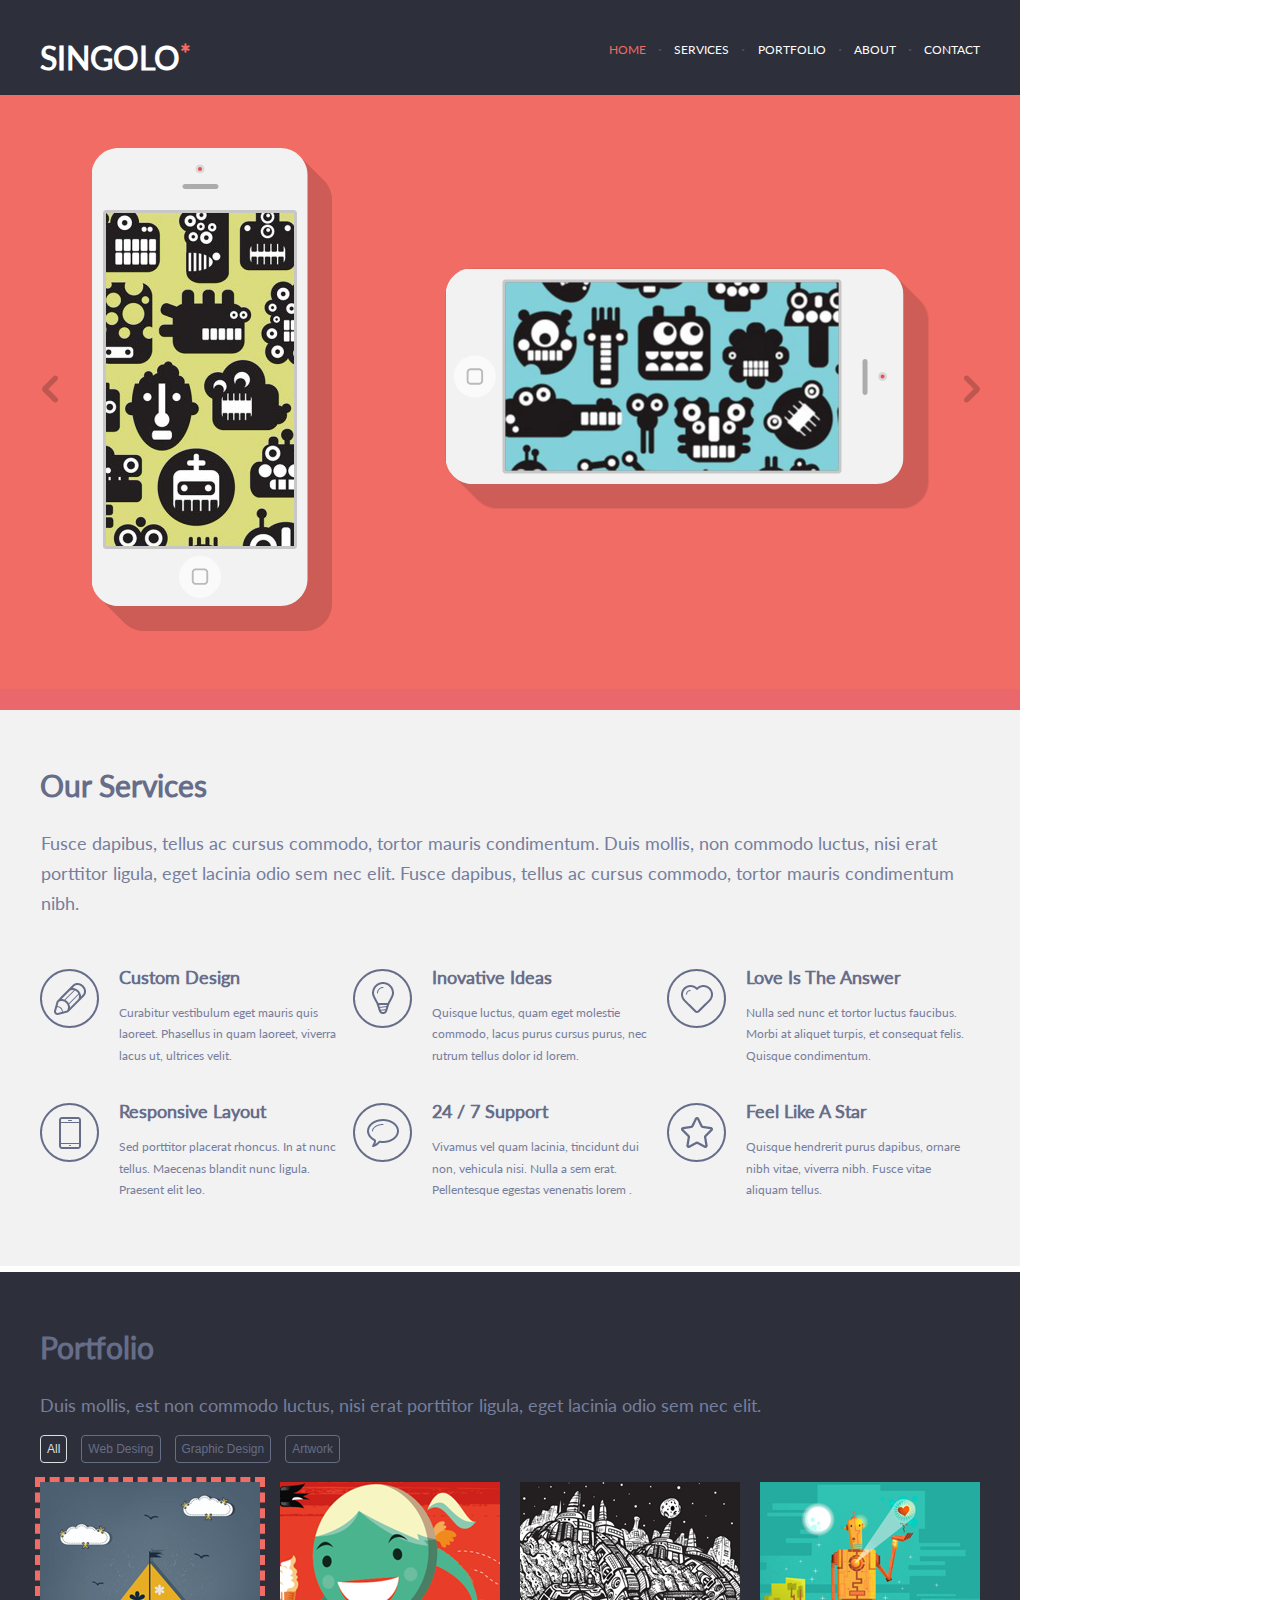
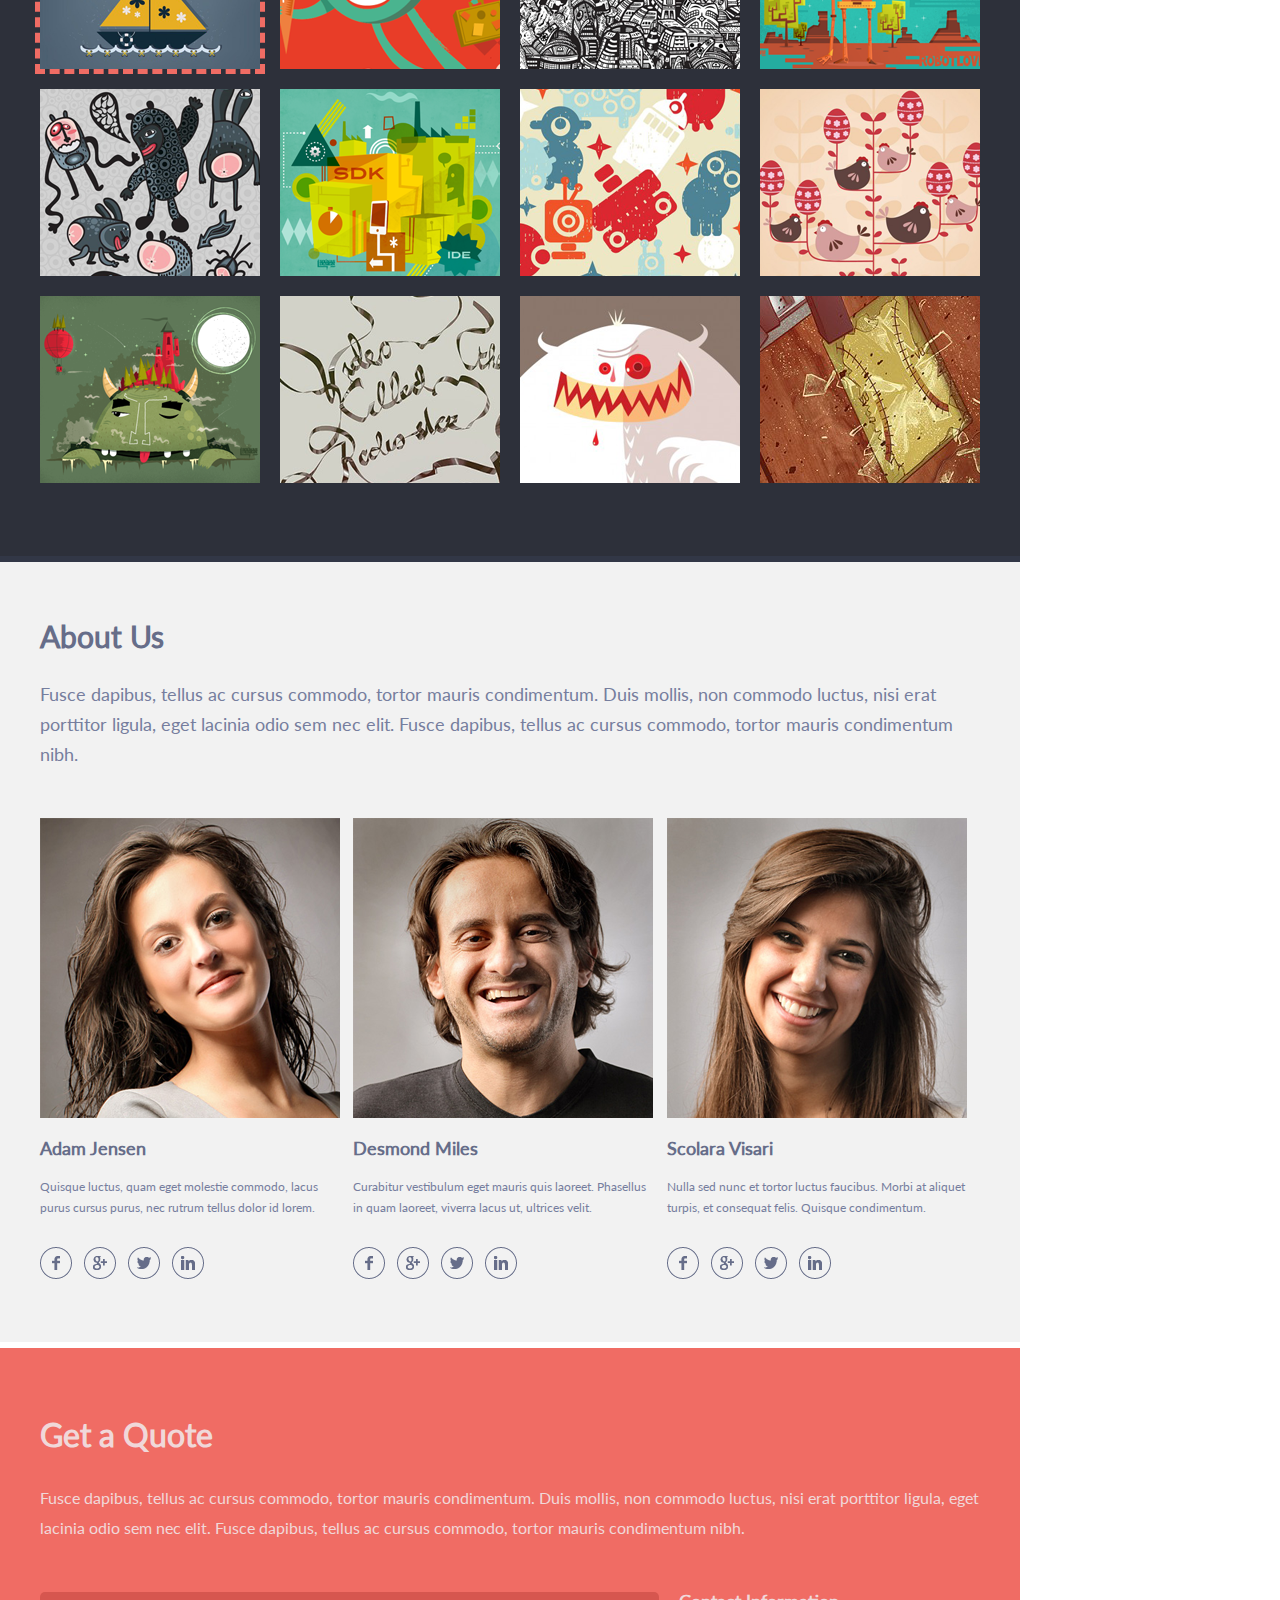
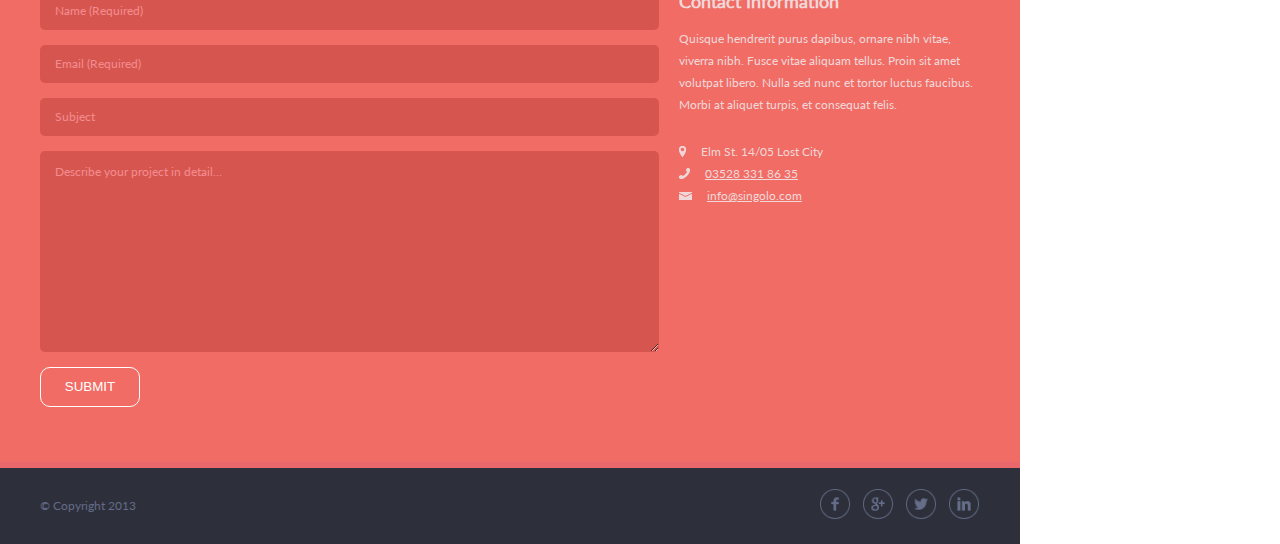
<file: index.html>
<!DOCTYPE html>
<html lang="en">
<head>
    <meta charset="UTF-8">
    <meta name="viewport" content="width=device-width, initial-scale=1.0">
    <meta http-equiv="X-UA-Compatible" content="ie=edge">
    <link rel="stylesheet" href="style.css">
    <title>Singolo</title>
</head>
<body>
        <div class="modal hidden">
                <div class="modal__message">
                  Test
                </div>
                <div class="modal__background"></div>
              </div>

    <header class="header" id="myHeader">
        <div class="header-logo">
            <h1>singolo</h1>
            <p style="color: #f06c64; font-size: 25px;">*</p>
        </div>

        <div class="nav-bar">
            <ul class="hor-menu" id="hor-menu-id">
                <li style="cursor:pointer"><a class="hor-menu-item active" href="#home">Home</a></li>
                <li style="color: #494e62; margin:10px">  · </li>
                <li style="cursor:pointer"><a class="hor-menu-item" href="#services">Services</a></li>
                <li style="color: #494e62; margin:10px">  · </li>
                <li style="cursor:pointer"><a class="hor-menu-item" href="#portfolio">Portfolio</a></li>
                <li style="color: #494e62; margin:10px">  · </li>
                <li style="cursor:pointer"><a class="hor-menu-item" href="#about">About</a></li>
                <li style="color: #494e62; margin:10px">  · </li>
                <li style="cursor:pointer"><a class="hor-menu-item" href="#contact">Contact</a></li>
            </ul>
        </div>
<div class="header-bottom"></div>
    </header>

    

  
        <section class="slider home" id="home">
                <div class="wrapper">
               
                  <button class="arrow left" type="button" aria-label="Slide previous"></button>
            
                  <div class="slider__images">
                    <div class="iphone iphone_vertical">
                      <div class="iphone__screen iphone__clickable"></div>
                      <div class="iphone__phone iphone__clickable"></div>
                      <div class="iphone__shadow"></div>
                    </div>
                    <div class="iphone iphone_horizontal">
                      <div class="iphone__screen iphone__clickable"></div>
                      <div class="iphone__phone iphone__clickable"></div>
                      <div class="iphone__shadow"></div>
                    </div>
                  </div>
            
                  <button class="arrow right" type="button" aria-label="Slide next"></button>
                </div>
              </section>
        <div class="bg-bottom-slider"></div>
      

    
    

            <div  class="services">
                <div class="bg-servise">
                    <h1 id="services">Our Services</h1>
                    <p class="bg-servise-desc">
                        Fusce dapibus, tellus ac cursus commodo, tortor mauris condimentum. Duis mollis, non commodo luctus, nisi erat porttitor ligula, eget lacinia odio sem nec elit. Fusce dapibus, tellus ac cursus commodo, tortor mauris condimentum nibh.
                    </p>
                    <div class="servises-container">
                    <div class="servises-container-item">
                        <img src="assets/2-layers.png">
                        <div class="servises-container-item-text">
                        <p class="servises-container-item-text-title">Custom Design</p>
                        <p class="servises-container-item-text-desc">Curabitur vestibulum eget mauris quis laoreet. Phasellus in quam laoreet, viverra lacus ut, ultrices velit.</p>
                        </div>
                    </div>

                    <div class="servises-container-item">
                            <img src="assets/2-layers (1).png">
                            <div class="servises-container-item-text">
                            <p class="servises-container-item-text-title">Inovative Ideas</p>
                            <p class="servises-container-item-text-desc">Quisque luctus, quam eget molestie commodo, lacus purus cursus purus, nec rutrum tellus dolor id lorem.</p>
                            </div>
                        </div>

                     <div class="servises-container-item">
                        <img src="assets/2-layers (2).png">
                        <div class="servises-container-item-text">
                        <p class="servises-container-item-text-title">Love Is The Answer</p>
                        <p class="servises-container-item-text-desc">Nulla sed nunc et tortor luctus faucibus. Morbi at aliquet turpis, et consequat felis. Quisque condimentum.</p>
                        </div>
                    </div> 
                    
                    <div class="servises-container-item">
                            <img src="assets/2-layers (3).png">
                            <div class="servises-container-item-text">
                            <p class="servises-container-item-text-title">Responsive Layout</p>
                            <p class="servises-container-item-text-desc">Sed porttitor placerat rhoncus. In at nunc tellus. Maecenas blandit nunc ligula. Praesent elit leo.</p>
                            </div>
                        </div>

                  <div class="servises-container-item">
                        <img src="assets/2-layers (4).png">
                        <div class="servises-container-item-text">
                            <p class="servises-container-item-text-title">24 / 7 Support</p>
                            <p class="servises-container-item-text-desc">Vivamus vel quam lacinia, tincidunt dui non, vehicula nisi. Nulla a sem erat. Pellentesque egestas venenatis lorem .</p>
                        </div>
                    </div>
                    
                  <div class="servises-container-item">
                        <img src="assets/2-layers (5).png">
                        <div class="servises-container-item-text">
                            <p class="servises-container-item-text-title">Feel Like A Star</p>
                            <p class="servises-container-item-text-desc">Quisque hendrerit purus dapibus, ornare nibh vitae, viverra nibh. Fusce vitae aliquam tellus.</p>
                        </div>
                    </div>
                </div>
          </div>
                
                <div style=" height: 6px;
                background-color: #ffffff;"></div>
            </div>
        </div>

        <div id="portfolio" class="portfolio">
            <h1 class="title">Portfolio</h1>
            <p class="desc">Duis mollis, est non commodo luctus, nisi erat porttitor ligula, eget lacinia odio sem nec elit.</p>
    
            <div id="portfolio" class="buttons-portfolio">
                <button class="portfolio-item portfolio-active">All</button>
                <button class="portfolio-item">Web Desing</button>
                <button class="portfolio-item">Graphic Design</button>
                <button class="portfolio-item">Artwork</button>
            </div>
    
    <div id="portfolio-grid" class="grid-portfolio">
            <div class="grid-item grid-item-active"><img src="assets/Project.png" alt="project1"></div>
            <div class="grid-item"><img src="assets/Project (1).png" alt="project1"></div>
            <div class="grid-item"><img src="assets/Layer_9.png" alt="project1"></div>  
            <div class="grid-item"><img src="assets/Project (2).png" alt="project1"></div>
            <div class="grid-item"><img src="assets/Project (3).png" alt="project1"></div>
            <div class="grid-item"><img src="assets/Project (4).png" alt="project1"></div>  
            <div class="grid-item"><img src="assets/Layer_11.png" alt="project1"></div>
            <div class="grid-item"><img src="assets/Layer_8.png" alt="project1"></div>
            <div class="grid-item"><img src="assets/Project (5).png" alt="project1"></div>
            <div class="grid-item"><img src="assets/Project (6).png" alt="project1"></div>  
            <div class="grid-item"><img src="assets/Project (7).png" alt="project1"></div>
            <div class="grid-item"><img src="assets/Project (8).png" alt="project1"></div>
          </div>
        </div>
        <div class="grid-portfolio-bg-bottom"></div>
        
    
        <div id="about" class="about-us"> 
            <h1 class="title">About Us</h1>
            <p class="desc">Fusce dapibus, tellus ac cursus commodo, tortor mauris condimentum. Duis mollis, non commodo luctus, nisi erat porttitor ligula, eget lacinia odio sem nec elit. Fusce dapibus, tellus ac cursus commodo, tortor mauris condimentum nibh.</p>
    
            <div class="grid-about-us">
                    <div class="grid-item">
                        <img src="assets/photo.png" alt="">
                        <h2 class="title">Adam Jensen</h1>
                        <p class="desc">Quisque luctus, quam eget molestie commodo, lacus purus cursus purus, nec rutrum tellus dolor id lorem.</p>
                            <div class="social">
                                <img src="assets/2-layers (6).png" alt="">
                                <img src="assets/2-layers (7).png" alt="">
                                <img src="assets/2-layers (8).png" alt="">
                                <img src="assets/2-layers (9).png" alt="">
                            </div>
                    </div>
    
                    <div class="grid-item">
                        <img src="assets/photo (1).png" alt="">
                        <h2 class="title">Desmond Miles</h1>
                        <p class="desc">Curabitur vestibulum eget mauris quis laoreet. Phasellus in quam laoreet, viverra lacus ut, ultrices velit.</p>
                        <div class="social">
                                <img src="assets/2-layers (6).png" alt="">
                                <img src="assets/2-layers (7).png" alt="">
                                <img src="assets/2-layers (8).png" alt="">
                                <img src="assets/2-layers (9).png" alt="">
                            </div>
                    </div>
    
                    <div class="grid-item">
                        <img src="assets/photo (2).png" alt="">
                        <h2 class="title">Scolara Visari</h1>
                        <p class="desc">Nulla sed nunc et tortor luctus faucibus. Morbi at aliquet turpis, et consequat felis. Quisque condimentum.</p>
                        <div class="social">
                                <img src="assets/2-layers (6).png" alt="">
                                <img src="assets/2-layers (7).png" alt="">
                                <img src="assets/2-layers (8).png" alt="">
                                <img src="assets/2-layers (9).png" alt="">
                            </div>
                    </div>  
                     
                  </div>
                  
        </div>
        <div style=" height: 6px;
        background-color: #ffffff;"></div>
        <div id="contact"  class="contact">
            <h1 class="title-contact">Get a Quote</h1>   
            <p class="desc-contact">Fusce dapibus, tellus ac cursus commodo, tortor mauris condimentum. Duis mollis, non commodo luctus, nisi erat porttitor ligula, eget lacinia odio sem nec elit. Fusce dapibus, tellus ac cursus commodo, tortor mauris condimentum nibh.</p> 
            <div class="form-contact-info">
            <form action= "http://google.com" method= "POST">
                <input type="text" name="name" required placeholder="Name (Required)">
                <input type="email" name="email" required placeholder="Email (Required)">
                <input placeholder="Subject" name="subject">
                <textarea name="message" style="height: 201px;" placeholder="Describe your project in detail..."></textarea>
                <button name="submit" formmethod="POST" style="cursor: pointer;" type="submit">Submit</button>
            </form>
            <div class="info-contact">
            <p class="title-info-contact">Contact Information</p>
            <p class="desc-info-contact">Quisque hendrerit purus dapibus, ornare nibh vitae, viverra nibh. Fusce vitae aliquam tellus. Proin sit amet volutpat libero. Nulla sed nunc et tortor luctus faucibus. Morbi at aliquet turpis, et consequat felis. </p>
            
            <div class="data-info-contact">
                <div style="display: flex; flex-direction: row; align-items: center;"><img style="width: 7px; height: 11px; margin-right: 15px" src="assets/location.png"> <p> Elm St. 14/05 Lost City </p></div>
                <div style="display: flex; flex-direction: row; align-items: center;"><img style="width: 11px ; height: 11px; margin-right: 15px" src="assets/phone.png"> <p><a href="tel:035283318635">03528 331 86 35</a></p></div>
                <div style="display: flex; flex-direction: row; align-items: center;"><img style="width: 13px; height: 8px ; margin-right: 15px" src="assets/mail.png"> <p><a href="mailto:info@singolo.com">info@singolo.com</a></p></div>
            </div>
            </div>
            </div>
            
        </div>
        <div style="width: 1020px; height: 6px; background-color: #ea676b; "></div>
            <footer>
                <p>&copy; Copyright 2013</p>

                <div style="margin-left:auto;"> 
                    <img style="cursor: pointer;" src="assets/Facebook.png">
                    <img style="cursor: pointer;" src="assets/Google.png"> 
                    <img style="cursor: pointer;" src="assets/Twitter.png">
                    <img style="cursor: pointer;" src="assets/LinkedIn.png">
                </div>
            
            </footer>
    <script src="script.js"></script> 
</body>
</html>
</file>
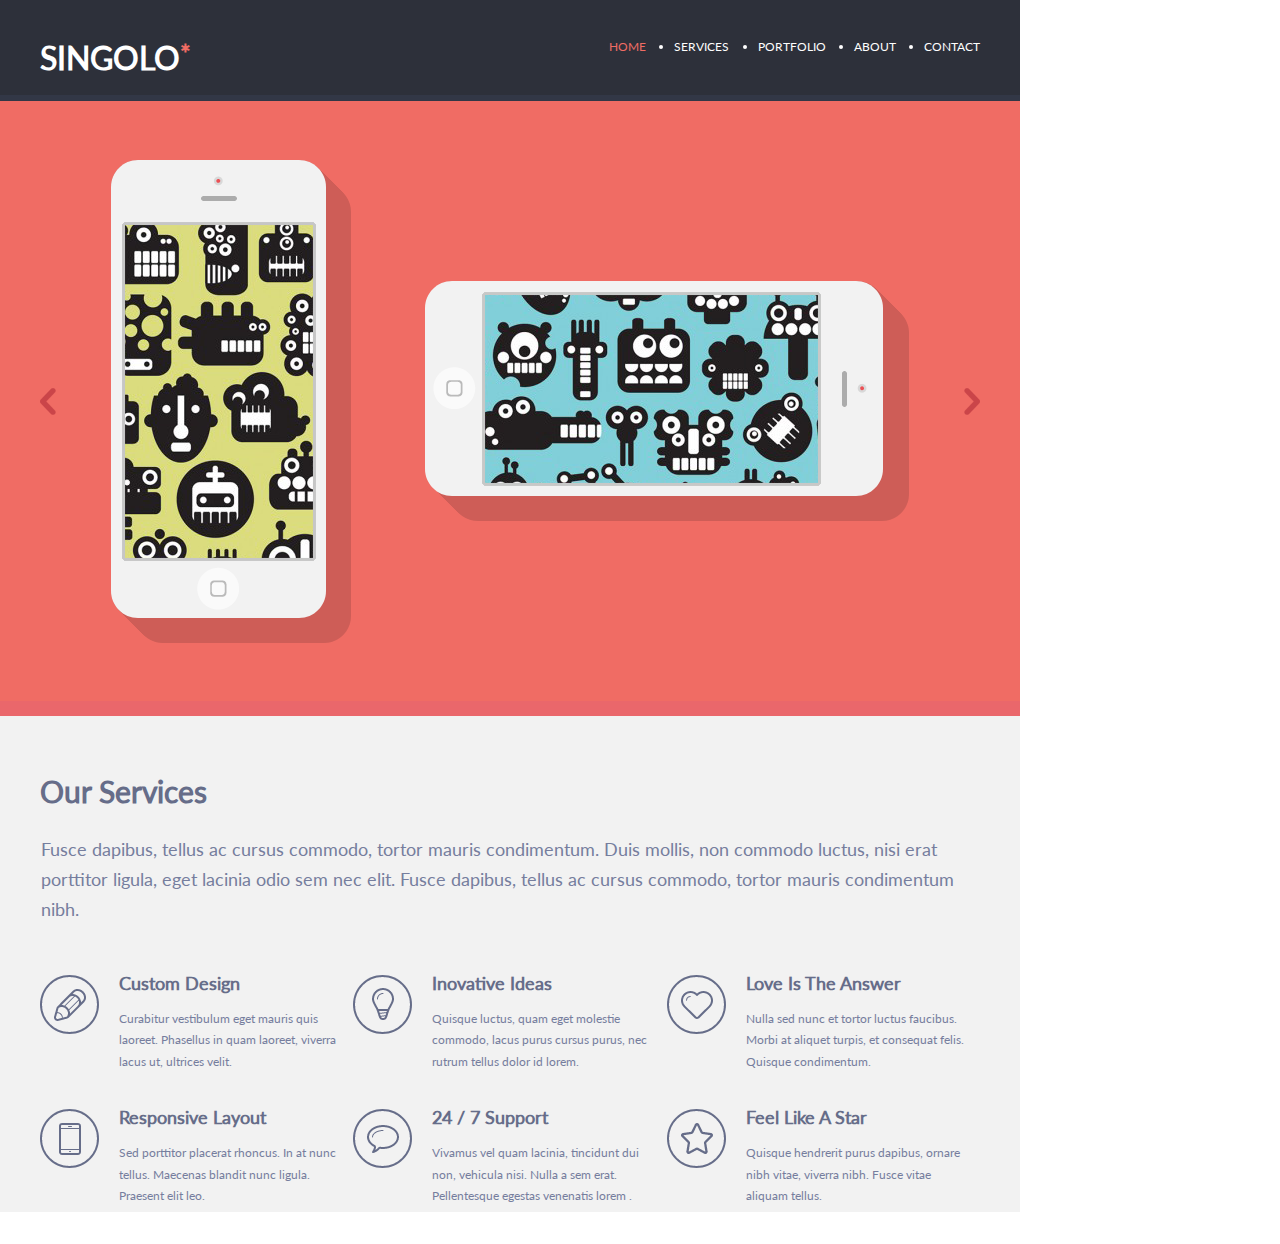
<file: singolo1.html>
<!DOCTYPE html>
<html>

<head>
    <link rel="stylesheet" href="singolo1.css">
</head>

<body>
    <header>
        <div class="header-logo">
            <h1>singolo</h1>
            <p style="color: #f06c64; font-size: 25px;">*</p>
        </div>

        <div class="nav-bar">
            <ul>
                <li class="active-item" style="list-style-type: none; color: #f06c64;">Home</li>
                <li>Services</li>
                <li>Portfolio</li>
                <li>About</li>
                <li>Contact</li>
            </ul>
        </div>

    </header>

    <div class="header-bottom"></div>

    <div class="slider">
        <div class="bg-slider">
            <img src="assets/chev.png" alt="chev" style="margin-left: 40px; margin-right: auto; cursor:pointer;">
            <img src="assets/iPhone_Vertical.png" alt="iPhone_Vertical" style="margin-right: 74px;">
            <img src="assets/iPhone_Horizontal.png" alt="iPhone_Horizontal">
            <img src="assets/chev (1).png" alt="chev" style="margin-right: 40px; margin-left: auto; cursor:pointer;">
        </div>

        <div class="bg-bottom-slider"></div>

    </div>

            <div class="services">
                <div class="bg-servise">
                    <h1>Our Services</h1>
                    <p class="bg-servise-desc">
                        Fusce dapibus, tellus ac cursus commodo, tortor mauris condimentum. Duis mollis, non commodo luctus, nisi erat porttitor ligula, eget lacinia odio sem nec elit. Fusce dapibus, tellus ac cursus commodo, tortor mauris condimentum nibh.
                    </p>
                    <div class="servises-container">
                    <div class="servises-container-item">
                        <img src="assets/2-layers.png">
                        <div class="servises-container-item-text">
                        <p class="servises-container-item-text-title">Custom Design</p>
                        <p class="servises-container-item-text-desc">Curabitur vestibulum eget mauris quis laoreet. Phasellus in quam laoreet, viverra lacus ut, ultrices velit.</p>
                        </div>
                    </div>

                    <div class="servises-container-item">
                            <img src="assets/2-layers (1).png">
                            <div class="servises-container-item-text">
                            <p class="servises-container-item-text-title">Inovative Ideas</p>
                            <p class="servises-container-item-text-desc">Quisque luctus, quam eget molestie commodo, lacus purus cursus purus, nec rutrum tellus dolor id lorem.</p>
                            </div>
                        </div>

                     <div class="servises-container-item">
                        <img src="assets/2-layers (2).png">
                        <div class="servises-container-item-text">
                        <p class="servises-container-item-text-title">Love Is The Answer</p>
                        <p class="servises-container-item-text-desc">Nulla sed nunc et tortor luctus faucibus. Morbi at aliquet turpis, et consequat felis. Quisque condimentum.</p>
                        </div>
                    </div> 
                    
                    <div class="servises-container-item">
                            <img src="assets/2-layers (3).png">
                            <div class="servises-container-item-text">
                            <p class="servises-container-item-text-title">Responsive Layout</p>
                            <p class="servises-container-item-text-desc">Sed porttitor placerat rhoncus. In at nunc tellus. Maecenas blandit nunc ligula. Praesent elit leo.</p>
                            </div>
                        </div>

                  <div class="servises-container-item">
                        <img src="assets/2-layers (4).png">
                        <div class="servises-container-item-text">
                            <p class="servises-container-item-text-title">24 / 7 Support</p>
                            <p class="servises-container-item-text-desc">Vivamus vel quam lacinia, tincidunt dui non, vehicula nisi. Nulla a sem erat. Pellentesque egestas venenatis lorem .</p>
                        </div>
                    </div>
                    
                  <div class="servises-container-item">
                        <img src="assets/2-layers (5).png">
                        <div class="servises-container-item-text">
                            <p class="servises-container-item-text-title">Feel Like A Star</p>
                            <p class="servises-container-item-text-desc">Quisque hendrerit purus dapibus, ornare nibh vitae, viverra nibh. Fusce vitae aliquam tellus.</p>
                        </div>
                    </div>
                </div>
          </div>
                
                <div class="bg-bottom-services"></div>
            </div>
        </div>

</body>

</html>
</file>
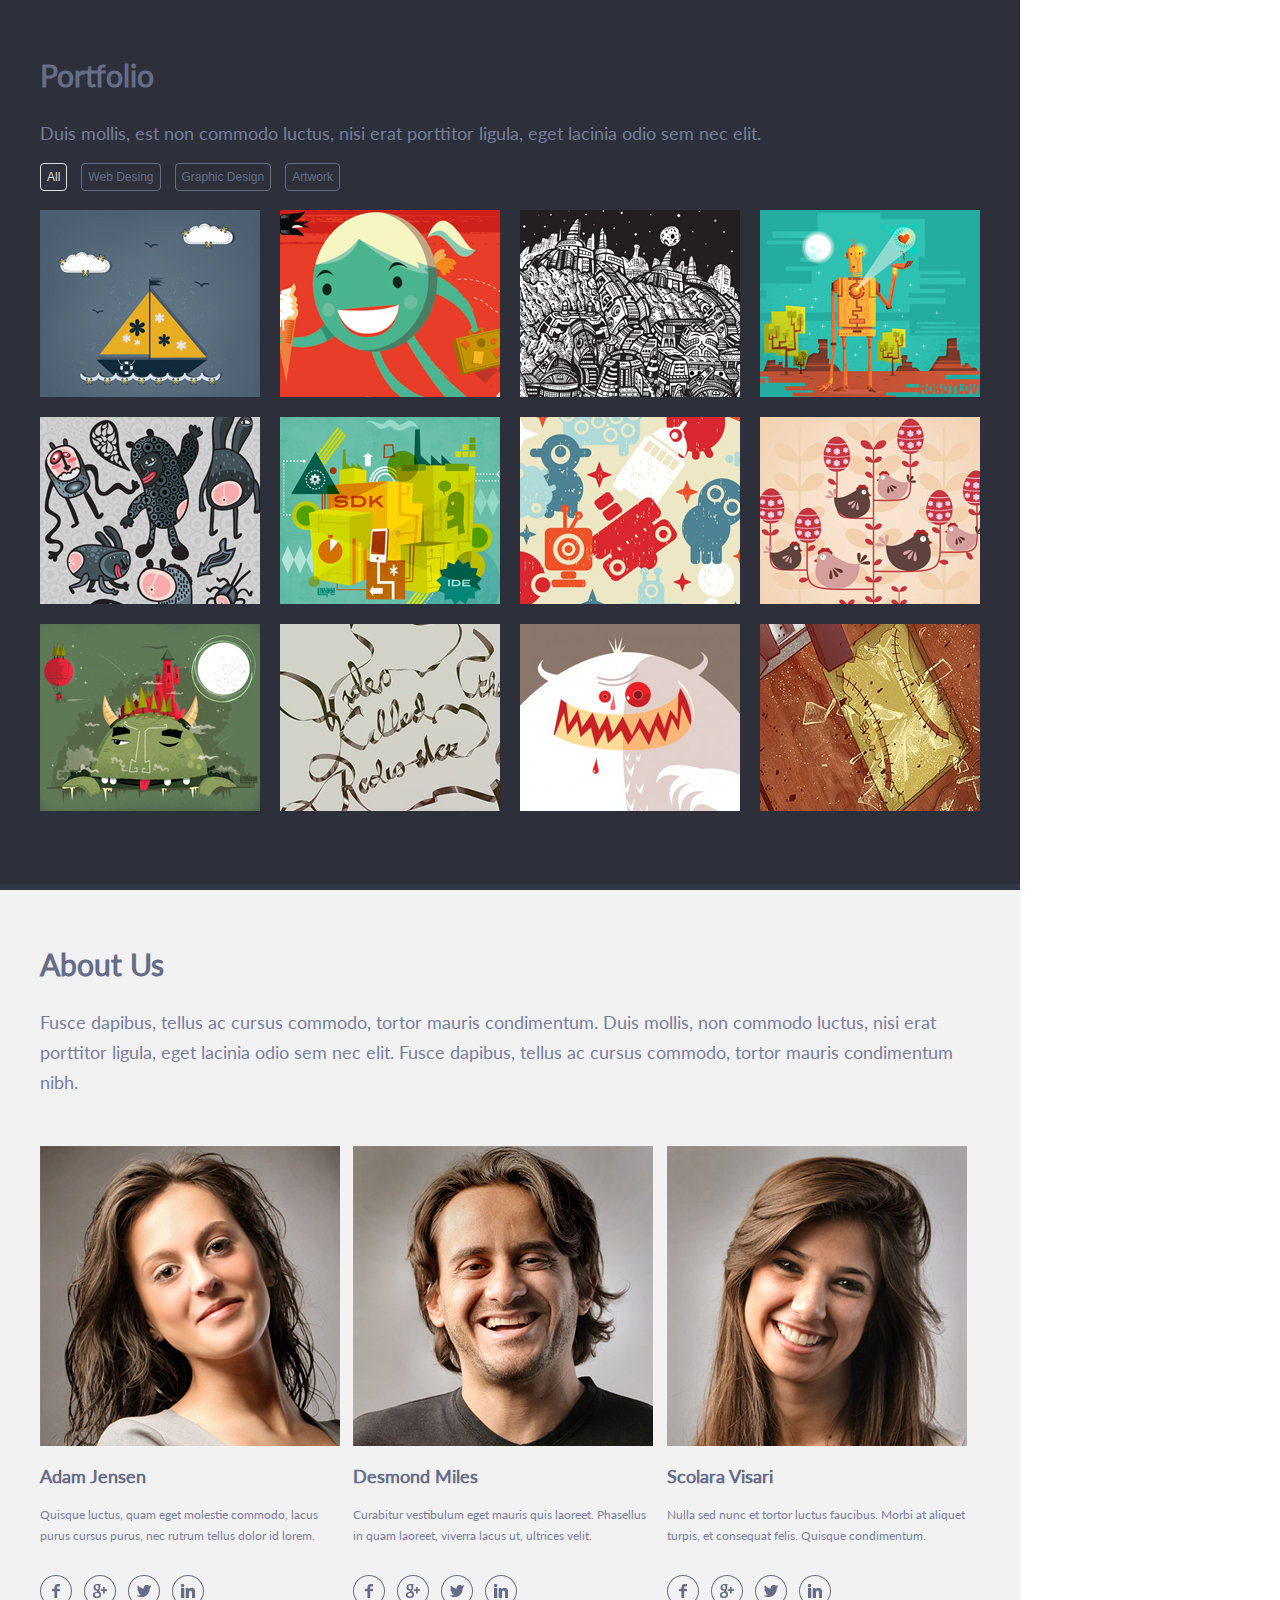
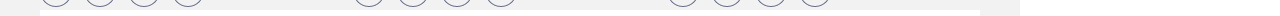
<file: singolo2.html>
<!DOCTYPE html>
<html lang="en">
<head>
    <meta charset="UTF-8">
    <title>Portfolio</title>
    <link rel="stylesheet" href="singolo2.css">
</head>
<body>
    <div class="portfolio">
        <h1 class="title">Portfolio</h1>
        <p class="desc">Duis mollis, est non commodo luctus, nisi erat porttitor ligula, eget lacinia odio sem nec elit.</p>

        <div class="buttons-portfolio">
            <button class="buttons-portfolio-active">All</button>
            <button>Web Desing</button>
            <button>Graphic Design</button>
            <button>Artwork</button>
        </div>

<div class="grid-portfolio">
        <div class="grid-item"><img src="assets/Project.png" alt="project1"></div>
        <div class="grid-item"><img src="assets/Project (1).png" alt="project1"></div>
        <div class="grid-item"><img src="assets/Layer_9.png" alt="project1"></div>  
        <div class="grid-item"><img src="assets/Project (2).png" alt="project1"></div>
        <div class="grid-item"><img src="assets/Project (3).png" alt="project1"></div>
        <div class="grid-item"><img src="assets/Project (4).png" alt="project1"></div>  
        <div class="grid-item"><img src="assets/Layer_11.png" alt="project1"></div>
        <div class="grid-item"><img src="assets/Layer_8.png" alt="project1"></div>
        <div class="grid-item"><img src="assets/Project (5).png" alt="project1"></div>
        <div class="grid-item"><img src="assets/Project (6).png" alt="project1"></div>  
        <div class="grid-item"><img src="assets/Project (7).png" alt="project1"></div>
        <div class="grid-item"><img src="assets/Project (8).png" alt="project1"></div>
      </div>
    </div>
    <div class="grid-portfolio-bg-bottom"></div>
    

    <div class="about-us"> 
        <h1 class="title">About Us</h1>
        <p class="desc">Fusce dapibus, tellus ac cursus commodo, tortor mauris condimentum. Duis mollis, non commodo luctus, nisi erat porttitor ligula, eget lacinia odio sem nec elit. Fusce dapibus, tellus ac cursus commodo, tortor mauris condimentum nibh.</p>

        <div class="grid-about-us">
                <div class="grid-item">
                    <img src="assets/photo.png" alt="">
                    <h2 class="title">Adam Jensen</h1>
                    <p class="desc">Quisque luctus, quam eget molestie commodo, lacus purus cursus purus, nec rutrum tellus dolor id lorem.</p>
                        <div class="social">
                            <img src="assets/2-layers (6).png" alt="">
                            <img src="assets/2-layers (7).png" alt="">
                            <img src="assets/2-layers (8).png" alt="">
                            <img src="assets/2-layers (9).png" alt="">
                        </div>
                </div>

                <div class="grid-item">
                    <img src="assets/photo (1).png" alt="">
                    <h2 class="title">Desmond Miles</h1>
                    <p class="desc">Curabitur vestibulum eget mauris quis laoreet. Phasellus in quam laoreet, viverra lacus ut, ultrices velit.</p>
                    <div class="social">
                            <img src="assets/2-layers (6).png" alt="">
                            <img src="assets/2-layers (7).png" alt="">
                            <img src="assets/2-layers (8).png" alt="">
                            <img src="assets/2-layers (9).png" alt="">
                        </div>
                </div>

                <div class="grid-item">
                    <img src="assets/photo (2).png" alt="">
                    <h2 class="title">Scolara Visari</h1>
                    <p class="desc">Nulla sed nunc et tortor luctus faucibus. Morbi at aliquet turpis, et consequat felis. Quisque condimentum.</p>
                    <div class="social">
                            <img src="assets/2-layers (6).png" alt="">
                            <img src="assets/2-layers (7).png" alt="">
                            <img src="assets/2-layers (8).png" alt="">
                            <img src="assets/2-layers (9).png" alt="">
                        </div>
                </div>  
                 
              </div>
              <div class="bg-bottom"></div>
    </div>
   
</body>
</html>
</file>
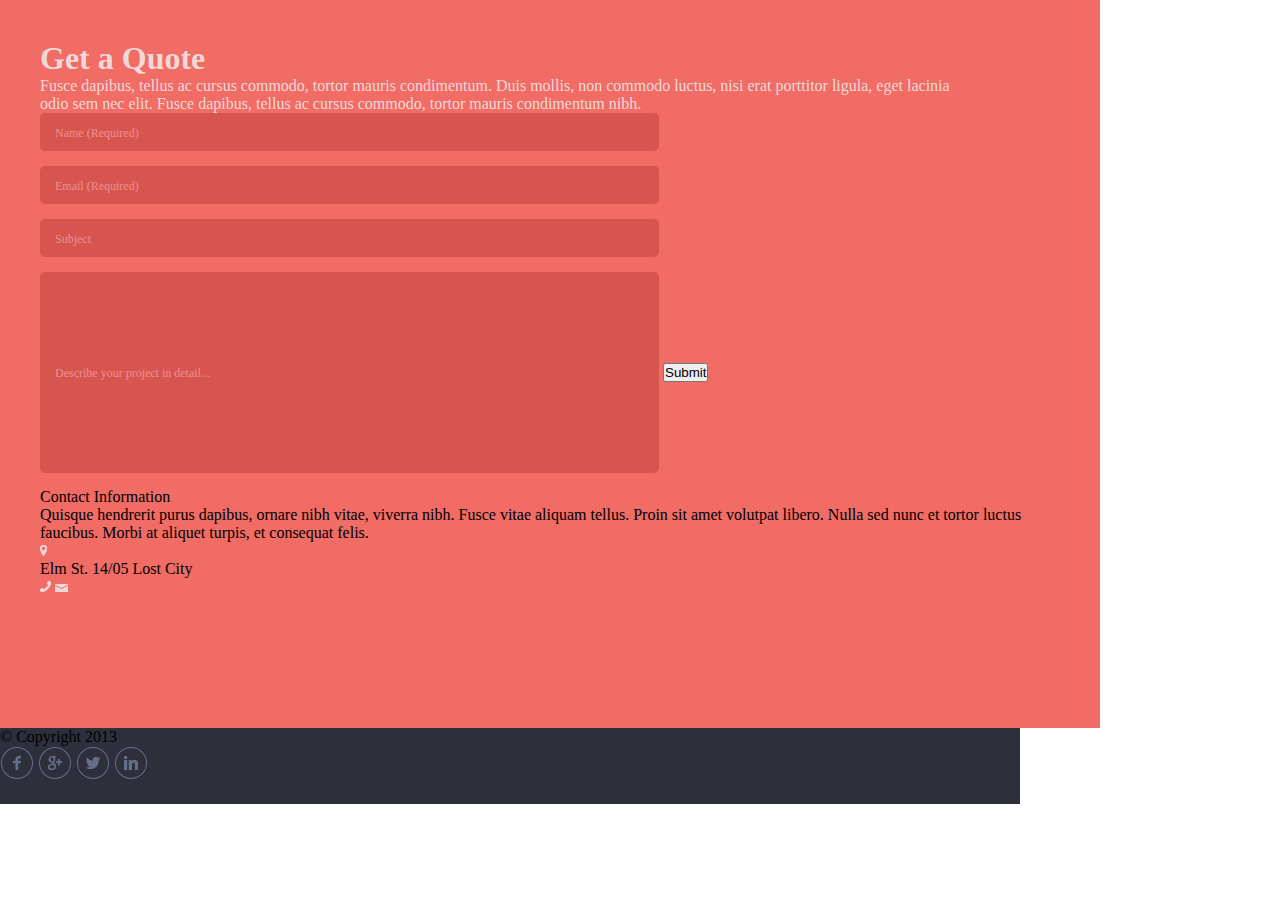
<file: singolo3.html>
<!DOCTYPE html>
<html lang="en">
<head>
    <meta charset="UTF-8">
    <meta name="viewport" content="width=device-width, initial-scale=1.0">
    <title>Singolo3</title>
    <link rel="stylesheet" href="singolo3.css">
</head>
<body>
<div class="contact">
<h1 class="title-contact">Get a Quote</h1>   
<p class="desc-contact">Fusce dapibus, tellus ac cursus commodo, tortor mauris condimentum. Duis mollis, non commodo luctus, nisi erat porttitor ligula, eget lacinia odio sem nec elit. Fusce dapibus, tellus ac cursus commodo, tortor mauris condimentum nibh.</p> 
<form>
    <input required placeholder="Name (Required)">
    <input required placeholder="Email (Required)">
    <input placeholder="Subject">
    <input style="height: 201px;" placeholder="Describe your project in detail...">
    <button>Submit</button>
</form>
<div class="info-contact">
<p class="title-info-contact">Contact Information</p>
<p class="desc-info-contact">Quisque hendrerit purus dapibus, ornare nibh vitae, viverra nibh. Fusce vitae aliquam tellus. Proin sit amet volutpat libero. Nulla sed nunc et tortor luctus faucibus. Morbi at aliquet turpis, et consequat felis. </p>

<div class="data-info-contact">
<img src="assets/location.png"> <p>Elm St. 14/05 Lost City </p>
<img src="assets/phone.png"> <a href ="tel: 03528 331 86 35"></a>
<img src="assets/mail.png"> <a href ="mailto: info@singolo.com"></a>
</div>
</div>
</div>
<footer>
    <p>© Copyright 2013</p>
    <img src="assets/Facebook.png">
    <img src="assets/Google.png"> 
    <img src="assets/Twitter.png">
    <img src="assets/LinkedIn.png">
</footer>
</body>
</html>
</file>
<file: style.css>
@font-face {
    font-family: Lato; /* Имя шрифта */
    src: url(assets/Lato-Regular.ttf); /* Путь к файлу со шрифтом */
}


*{
margin: 0;
padding: 0;
}

body{
max-width: 1020px;
font-family: 'Lato', sans-serif;
}

.header{
    width: 1020px;
    height: 95px;
    background-color: #2d303a;
    display: flex;
    flex-direction: row;
    align-items: center;
    position: fixed;
    z-index: 222;
}

.header-bottom{
    height: 6px;
    background-color: #323746;
}

.header-logo{
    width: 115px;
    height: 20px;
    color: #ffffff;
    font-weight: 700;
    text-transform: uppercase;
    margin-left: 40px;
    display: flex;
    flex-direction: row;
    
}

.nav-bar{
    margin-left: auto;
    margin-right: 40px;
}

.hor-menu{
    display: flex;
    flex-direction: row; 
    width: 371px;
    justify-content: space-between;
    list-style: none;
    align-items: center;
     
}

.hor-menu-item{
color: #ffffff;
font-size: 12px;
line-height: 6.32px;
text-transform: uppercase;
cursor:pointer;
text-decoration: none;
} 
.hor-menu-item:hover{
    color: #f06c64;
}

.active {
    color: #f06c64;
  }
  

.bg-slider{
    height: 600px;
    background-color: #f06c64;
    display: flex;
    align-items: center;
    padding-top: 100px;
}
.bg-bottom-slider{
    height: 15px;
    background-color: #ea676b;
}

.servises-container{
    display: grid;
    grid-template-columns: auto auto auto;
    margin-right: 40px;
    margin-left: 40px;
}

.servises-container-item{
    display: flex;
    flex-direction: row;
    margin-bottom: 37px;
}
.servises-container-item-text{
    padding-left: 20px;
}

.servises-container-item img{
    width: 59px;
    height: 59px;
}

.bg-servise{
    height: 496px;
    background-color: #f2f2f2;
    padding-bottom: 60px;
}



.bg-servise h1{
    color: #666d89;
    font-size: 30px;
    line-height: 17.86px;
    margin-left: 40px;
    padding-top: 67px;
}

.servises-container-item-text-title{
    color: #666d89;
    font-weight: bolder;
    font-size: 18px;
    line-height: 17.86px;
    margin-bottom: 15px;
}

.bg-servise-desc{
    width: 939px;
    color: #767e9e;
    font-family: 'Lato', sans-serif;
    font-size: 18px;
    font-weight: 300;
    line-height: 30px;
    margin: 33px auto 51px auto;

}

.servises-container-item-text-desc{
    width: 220px;
    color: #767e9e;
    font-family: 'Lato', sans-serif;
    font-size: 12px;
    font-weight: 400;
    line-height: 21.56px;
}

.portfolio{
    background-color: #2d303a;
    padding-left: 40px;
    padding-right: 40px;
    padding-bottom: 73px;
}

.portfolio .title{
    color: #666d89;
    font-family: "Lato";
    font-size: 30px;
    font-weight: bolder;
    line-height: 17.86px;
    padding-top: 67px;
    padding-bottom: 33px;
}

.portfolio .desc{
    color: #767e9e;
    font-family: Lato;
    font-size: 18px;
    font-weight: lighter;
    line-height: 30px;
    padding-bottom: 15px;
}
.buttons-portfolio{
    margin-bottom: 19px;
}
.buttons-portfolio button{
    border: 1px solid #666d89;
    border-radius: 4px;
    background-color: transparent;
    padding: 6px;
    color: #666d89; 
    margin-right: 10px;
    font-size: 12px;

}

.buttons-portfolio .portfolio-active{
    border: 1px solid #dedede;
    border-radius: 4px;
    background-color: transparent;
    padding: 6px;
    color: #dedede; 
}

.grid-portfolio-bg-bottom{
    height: 6px;
    background-color: #323746;
}
.grid-portfolio{
    display: grid;
    grid-template-columns: auto auto auto auto;
    grid-template-rows: auto auto auto;
    grid-gap: 20px;
}

.grid-portfolio .grid-item{
    width: 220px;
    height: 187px;
}
.about-us{
    background-color: #f2f2f2;
    padding-left: 40px;
    padding-right: 40px;
    padding-bottom:60px ;
    
}

.about-us .title{
    color: #666d89;
    font-family: "Lato";
    font-size: 30px;
    font-weight: bolder;
    line-height: 17.86px;
    padding-top: 66px;
    padding-bottom: 33px;
}

.about-us .desc{
    color: #767e9e;
    font-family: "Lato";
    font-size: 18px;
    line-height: 30px;
    padding-bottom: 49px;
}

.about-us .bg-bottom{
   
}

.grid-about-us{
    display: grid;
    grid-template-columns: auto auto auto;
    grid-template-rows: auto;
    
}

.grid-about-us .grid-item .title{
    color: #666d89;
    font-family: "Lato";
    font-size: 18px;
    font-weight: bolder;
    line-height: 17.86px;
    padding-top: 19px;
    padding-bottom: 18px;
}

.grid-about-us .grid-item .desc{
    width: 301px;
    color: #767e9e;
    font-family: Lato;
    font-size: 12px;
    font-weight: lighter;
    line-height: 21.56px;
    padding-bottom: 28px;
}

.social{
   
}
.social img{
    margin-right: 8px;
}

.contact{

    height: 648px;
    background-color: #f06c64;
    font-family: 'Lato';
    padding-left: 40px;
    padding-right: 40px;
    padding-bottom: 66px;
}
.title-contact{
    color: #f0d8d9;
    padding-bottom: 29px;
    padding-top:67px;

}
.desc-contact{
    width: 940px;
    color: #f0d8d9;
    padding-bottom: 49px;
    line-height: 30px;
}
form{
    display: flex;
    flex-direction: column;
}
form textarea{
    width: 619px;
height: 38px;
border-radius: 5px;
background-color: #d6564f;
border: none;
margin-bottom: 15px;
}
form input{
    width: 619px;
height: 38px;
border-radius: 5px;
background-color: #d6564f;
border: none;
margin-bottom: 15px;
}

form button{
    width: 100px;
    height: 40px;
    border: 1px solid white;
    background-color: transparent;
    border-radius: 10px;
    color: white;
    text-transform: uppercase;
    font: bolder;
}
textarea::placeholder{
    font-size: 12px;
    line-height: 22px;
    color: #f48c8f;
    font-family: "Lato";
    font-weight: 400;
    text-align: left;
    padding-left: 15px;
    padding-top: 10px;
    }

input::placeholder{
font-size: 12px;
line-height: 22px;
color: #f48c8f;
font-family: "Lato";
font-weight: 400;
text-align: left;
padding-left: 15px;
padding-top: 10px;
}
.info-contact{
    width: 300px;
    margin-left: 20px;
   
}
.form-contact-info{
    display: flex;
    flex-direction: row;
}
.title-info-contact{
    font-size: 18px;
line-height: 18px;
color: #f0d8d9;
font-family: "Lato";
font-weight: 900;
text-align: left;
padding-bottom: 18px;
}

.desc-info-contact{
    width: 300px;
font-size: 12px;
line-height: 22px;
color: #f0d8d9;
font-family: "Lato";
font-weight: 400;
text-align: left;
}
.data-info-contact{
    width: 300px;
    font-size: 12px;
    line-height: 22px;
    color: #f0d8d9;
    font-family: "Lato";
    padding-top: 25px;
}
.data-info-contact a{
    width: 300px;
    font-size: 12px;
    line-height: 22px;
    color: #f0d8d9;
    font-family: "Lato";
}

footer{
    height: 76px;
background-color: #2d303a;
display: flex;
flex-direction: row;
align-items: center;
padding-left: 40px;
padding-right: 40px;
}

footer img{
    width: 32px;
    height: 32px;
    margin-left: 7px;
}
footer p{
    color: #646B87;
    font-size: 12px;
}
.sticky {
    position: fixed;
    z-index: 222;
    top: 0;
    width: 1020px;
  }


  /* Собственно сам слайдер */
.slider{
    padding-top: 80px;
    width: 1020px;
    position: relative;
    z-index: 1;
    margin: auto;
    height: 600px;
}
/* Картинка мастабируется по отношению к родительскому элементу */
.slider .item img {
    object-fit: cover;
    width: 100%;
    height: 600px;
    border: none !important;
    box-shadow: none !important;
}
/* Кнопки вперед и назад */
.slider .prev, .slider .next {
    cursor: pointer;
    position: absolute;
    top: 0;
    top: 50%;
    width: auto;
    margin-top: -22px;
    padding: 16px;
    color: white;
    font-weight: bold;
    font-size: 18px;
    transition: 0.6s ease;
    border-radius: 0 3px 3px 0;
}
.slider .next {
    right: 0;
    border-radius: 5px 5px 5px 5px;
}
/* При наведении на кнопки добавляем фон кнопок */
.slider .prev:hover,
.slider .next:hover {
    background-color: rgba(0, 0, 0, 0.8);
}


/* Анимация слайдов */
.slider .item {
    -webkit-animation-name: fade;
    -webkit-animation-duration: 1.5s;
    animation-name: fade;
    animation-duration: 1.5s;
}
@-webkit-keyframes fade {
    from {
        opacity: .4
    }
    to {
        opacity: 1
    }
}
@keyframes fade {
    from {
        opacity: .4
    }
    to {
        opacity: 1
    }
}

.grid-item-active{
    outline: 5px dashed #f06c64; /* Пунктирная рамка */
    outline-offset: 0px;
}

.modal {
    position: absolute;
    top: 0;
    left: 0;
    z-index: 9998;
    display: flex;
    justify-content: center;
    width: 1020px;
    
  }
  
  .modal__background {
    width: 100%;
    height: 100%;
  
    background: #0008;
  }
  
  .modal.hidden {
    display: none;
  }
  
  .modal__message {
    position: fixed;
    top: 20%;
  
    max-width: 70%;
    padding: 30px 40px;
    
    background-color: white;
    border-radius: 5px;
  }
  
  .modal__message p:first-child {
    margin-top: 0;
  }
  
  .modal__message p {
    max-height: 210px;
    overflow: hidden;
    text-overflow: ellipsis;
  }
  
  .modal__close-button {
    box-sizing: unset;
  
    width: 100%;
    height: 20px;
    padding: 12px 0;
    margin-top: 29px;
  
    color: var(--primary);
    border-radius: 5px;
    border: 2px solid var(--primary);
    transition: all 0.3s ease-in-out;
  }
  
  .modal__close-button:not(:disabled):hover {
    color: white;
    background: var(--primary);
    opacity: 1;
  }

/*------------------------------------------------------------*/
.slider {
    padding-top: 89px;
  
    min-height: 594px;
  
    background-color: var(--primary);
    border-bottom: 6px solid #ea676b;
  
    transition: all 0.3s ease-in-out;
    background-color: #F06C64;
  }
  
  .bg-red {
    background-color: #F06C64;
  }
  
  .bg-blue {
    background-color: #648BF0;
    border-color: #648BF0;
  }
  
  .slider .wrapper {
    position: relative;
    display: flex;
    justify-content: space-between;
    align-items: center;
  }
  
  .iphone {
    position: relative;
    left: -61px;
  
    width: 240px;
    height: 483px;
  }
  
  .iphone__screen {
    position: absolute;
    top: 65px;
    left: 14px;
    z-index: 404;
    
    width: 188px;
    height: 333px;
  
    background: url("./assets/slider-images/1-phone-vertical-screen.png") no-repeat;
    cursor: pointer;
  }
  
  .iphone .iphone__screen.hidden {
    background-image: none;
  }
  
  .iphone__phone {
    position: absolute;
    top: 0;
    left: 0;
    z-index: 403;
  
    width: 216px;
    height: 458px;
  
    background: url("./assets/slider-images/1-phone.svg") no-repeat;
    cursor: pointer;
  }
  
  .iphone__shadow {
    position: absolute;
    top: 0;
    left: 0;
    z-index: 402;
  
    width: 240px;
    height: 483px;
  
    background: url("./assets/slider-images/1-phone-shadow.png") no-repeat;
  }
  
  .iphone_vertical {
    z-index: 401;
  }
  
  .iphone_horizontal {
    z-index: 400;
    top: -1px;
  
    transform: rotate(90deg);
  }
  
  .iphone_horizontal .iphone__screen {
    top: 90px;
    background-image: url("./assets/slider-images/1-phone-horizontal-screen.png");
  }
  
  .iphone_horizontal .iphone__phone {
    bottom: 0;
    top: auto;
  }
  
  .iphone_horizontal .iphone__shadow {
    transform: scale(-1,1);
  }
  
  
  
  .arrow {
    position: absolute;
    cursor: pointer;
    width: 16px;
    height: 27px;
    padding: 150px 0;
    border: none;
    background: transparent url("./assets/arrow.svg") no-repeat center center;
    opacity: 0.2;
    transition: all 0.3s ease-in-out;
  }
  
  .arrow.left {
    left: 42px;
    border: none;
  }
  
  .arrow.right {
    transform: scale(-1,1);
    right: 40px;
    border: none;
  }
  
  .slider__images {
    padding: 0 35px;
    width: 100%;
    min-height: 600px;
    overflow: hidden;
  
    display: flex;
    align-items: center;
    justify-content: space-around;
  
    transition: all 1s ease;
  }
</file>
<file: singolo1.css>
@font-face {
    font-family: Lato; /* Имя шрифта */
    src: url(assets/Lato-Regular.ttf); /* Путь к файлу со шрифтом */
}


*{
margin: 0;
padding: 0;
}

body{
max-width: 1020px;
font-family: 'Lato', sans-serif;
}

header{
    height: 95px;
    background-color: #2d303a;
    display: flex;
    flex-direction: row;
    align-items: center;
}

.header-bottom{
    height: 6px;
    background-color: #323746;
}

.header-logo{
    width: 115px;
    height: 20px;
    color: #ffffff;
    font-weight: 700;
    text-transform: uppercase;
    margin-left: 40px;
    display: flex;
    flex-direction: row;
    
}

.nav-bar{
    margin-left: auto;
    margin-right: 40px;
}

ul{
    display: flex;
    flex-direction: row; 
    width: 371px;
    justify-content: space-between;
     
}

li{
color: #ffffff;
font-size: 12px;
line-height: 6.32px;
text-transform: uppercase;
cursor:pointer;

}

.bg-slider{
    height: 600px;
    background-color: #f06c64;
    display: flex;
    align-items: center;
}
.bg-bottom-slider{
    height: 15px;
    background-color: #ea676b;
}

.servises-container{
    display: grid;
    grid-template-columns: auto auto auto;
    margin-right: 40px;
    margin-left: 40px;
}

.servises-container-item{
    display: flex;
    flex-direction: row;
    margin-bottom: 37px;
}
.servises-container-item-text{
    padding-left: 20px;
}

.servises-container-item img{
    width: 59px;
    height: 59px;
}

.bg-servise{
    height: 496px;
    background-color: #f2f2f2;
}

.bg-bottom-services{
    height: 6px;
    background-color: #ffffff;
}

.bg-servise h1{
    color: #666d89;
    font-size: 30px;
    line-height: 17.86px;
    margin-left: 40px;
    padding-top: 67px;
}

.servises-container-item-text-title{
    color: #666d89;
    font-weight: bolder;
    font-size: 18px;
    line-height: 17.86px;
    margin-bottom: 15px;
}

.bg-servise-desc{
    width: 939px;
    color: #767e9e;
    font-family: 'Lato', sans-serif;
    font-size: 18px;
    font-weight: 300;
    line-height: 30px;
    margin: 33px auto 51px auto;

}

.servises-container-item-text-desc{
    width: 220px;
    color: #767e9e;
    font-family: 'Lato', sans-serif;
    font-size: 12px;
    font-weight: 400;
    line-height: 21.56px;
}
</file>
<file: singolo2.css>
@font-face {
    font-family: Lato; /* Имя шрифта */
    src: url(assets/Lato-Regular.ttf); /* Путь к файлу со шрифтом */
}

*{
    margin: 0;
    padding: 0;
}

body{
    max-width: 1020px;
    font-family: 'Lato', sans-serif;
    }

.portfolio{
    background-color: #2d303a;
    padding-left: 40px;
    padding-right: 40px;
    padding-bottom: 73px;
}

.portfolio .title{
    color: #666d89;
    font-family: "Lato";
    font-size: 30px;
    font-weight: bolder;
    line-height: 17.86px;
    padding-top: 67px;
    padding-bottom: 33px;
}

.portfolio .desc{
    color: #767e9e;
    font-family: Lato;
    font-size: 18px;
    font-weight: lighter;
    line-height: 30px;
    padding-bottom: 15px;
}
.buttons-portfolio{
    margin-bottom: 19px;
}
.buttons-portfolio button{
    border: 1px solid #666d89;
    border-radius: 4px;
    background-color: transparent;
    padding: 6px;
    color: #666d89; 
    margin-right: 10px;
    font-size: 12px;

}

.buttons-portfolio .buttons-portfolio-active{
    border: 1px solid #dedede;
    border-radius: 4px;
    background-color: transparent;
    padding: 6px;
    color: #dedede; 
}

.grid-portfolio-bg-bottom{
    height: 6px;
    background-color: #323746;
}
.grid-portfolio{
    display: grid;
    grid-template-columns: auto auto auto auto;
    grid-template-rows: auto auto auto;
    grid-gap: 20px;
}

.grid-portfolio .grid-item{
    width: 220px;
    height: 187px;
}
.about-us{
    background-color: #f2f2f2;
    padding-left: 40px;
    padding-right: 40px;
}

.about-us .title{
    color: #666d89;
    font-family: "Lato";
    font-size: 30px;
    font-weight: bolder;
    line-height: 17.86px;
    padding-top: 66px;
    padding-bottom: 33px;
}

.about-us .desc{
    color: #767e9e;
    font-family: "Lato";
    font-size: 18px;
    line-height: 30px;
    padding-bottom: 49px;
}

.about-us .bg-bottom{
    height: 6px;
    background-color: #ffffff;
}

.grid-about-us{
    display: grid;
    grid-template-columns: auto auto auto;
    grid-template-rows: auto;
    
}

.grid-about-us .grid-item .title{
    color: #666d89;
    font-family: "Lato";
    font-size: 18px;
    font-weight: bolder;
    line-height: 17.86px;
    padding-top: 19px;
    padding-bottom: 18px;
}

.grid-about-us .grid-item .desc{
    width: 301px;
    color: #767e9e;
    font-family: Lato;
    font-size: 12px;
    font-weight: lighter;
    line-height: 21.56px;
    padding-bottom: 28px;
}

.social{
   
}
.social img{
    margin-right: 8px;
}
</file>
<file: singolo3.css>
*{
    margin: 0;
    padding: 0;
    
}
.body{
    
}
.contact{
    width: 1020px;
    height: 648px;
    background-color: #f06c64;
    font-family: 'Lato';
    padding: 40px;
}
.title-contact{
    color: #f0d8d9;
}
.desc-contact{
    width: 940px;
    color: #f0d8d9;
}
form input{
    width: 619px;
height: 38px;
border-radius: 5px;
background-color: #d6564f;
border: none;
margin-bottom: 15px;
}

input::placeholder{
font-size: 12px;
line-height: 22px;
color: #f48c8f;
font-family: "Lato";
font-weight: 400;
text-align: left;
padding-left: 15px
}

footer{
    width: 1020px;
height: 76px;
background-color: #2d303a;
}
</file>
